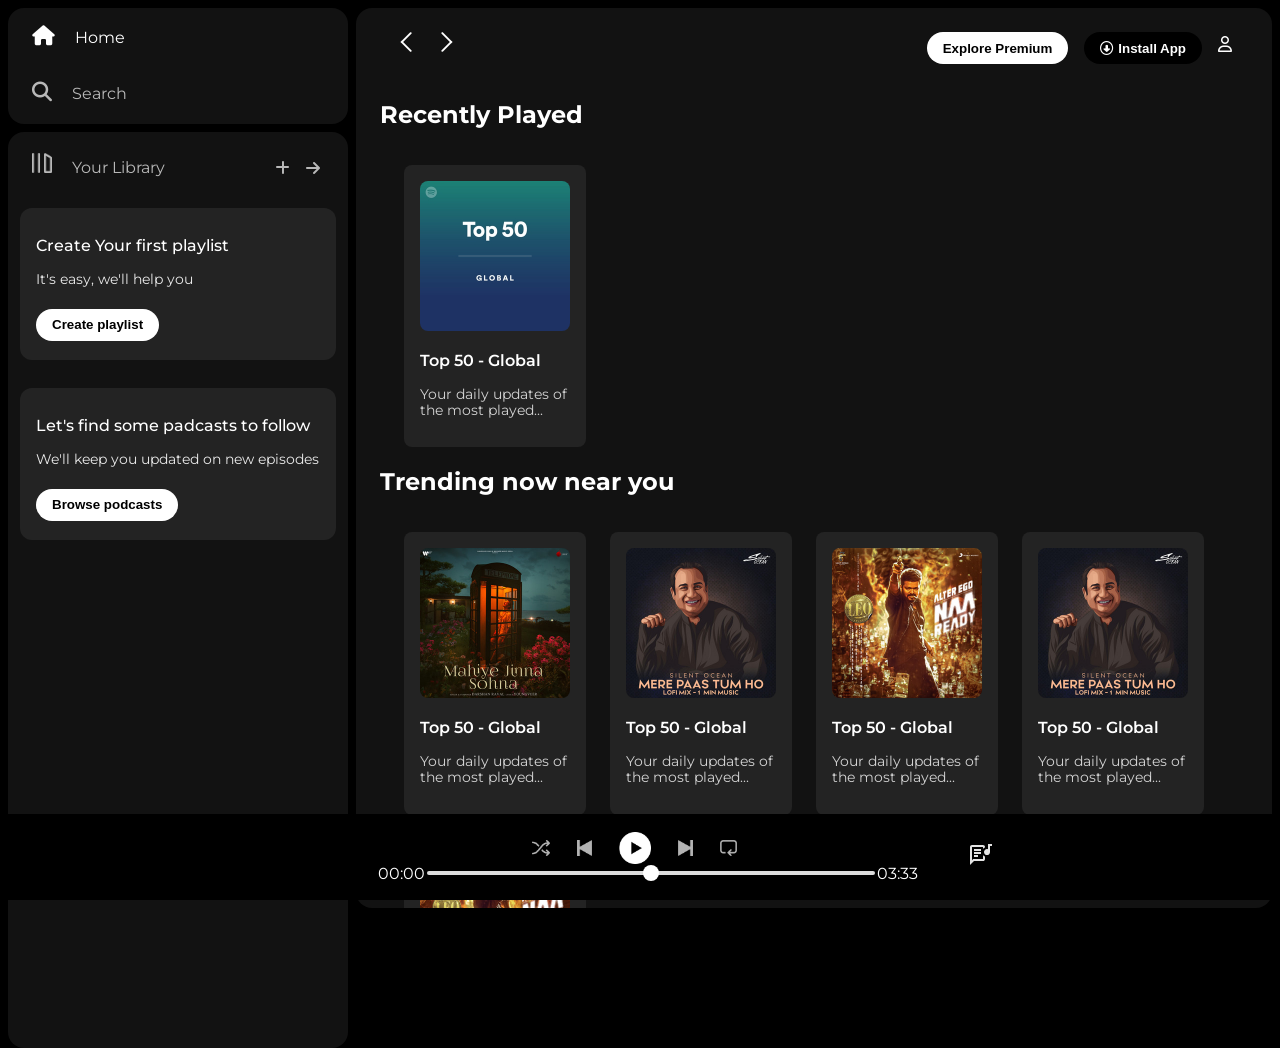
<file: index.html>
<!DOCTYPE html>
<html lang="en">
<head>
    <meta charset="UTF-8">
    <meta name="viewport" content="width=device-width, initial-scale=1.0">
    <link rel="stylesheet" href="https://cdnjs.cloudflare.com/ajax/libs/font-awesome/6.7.2/css/all.min.css" integrity="sha512-Evv84Mr4kqVGRNSgIGL/F/aIDqQb7xQ2vcrdIwxfjThSH8CSR7PBEakCr51Ck+w+/U6swU2Im1vVX0SVk9ABhg==" crossorigin="anonymous" referrerpolicy="no-referrer" />
    <link rel="icon" href="./assets/logo.png">
    <title>Spotify - Web Player: Music for everyone</title>
    <link rel="stylesheet" href="style.css"> 
    <link rel="preconnect" href="https://fonts.googleapis.com">
    <link rel="preconnect" href="https://fonts.gstatic.com" crossorigin>
    <link href="https://fonts.googleapis.com/css2?family=Libertinus+Mono&family=Montserrat:ital,wght@0,100..900;1,100..900&display=swap" rel="stylesheet">
</head>
<body>
    <div class="main">
        <div class="sidebar">
            <div class="nav">
                <div class="nav-option" style="opacity: 1">
                    <i class="fa-solid fa-house"></i>
                    <a href="#">Home</a>
                </div>
                <div class="nav-option">
                    <i class="fa-solid fa-magnifying-glass"></i>
                    <a href="#">Search</a>
                </div>
            </div>
            <div class="library">
                <div class="options">
                    <div class="lib-option nav-option">
                        <img src="./assets/library_icon.png">
                        <a href="#">Your Library</a>
                    </div>
                    <div class="icons">
                        <i class="fa-solid fa-plus"></i>
                        <i class="fa-solid fa-arrow-right"></i>
                    </div>
                </div>
                <div class="lib-box">
                    <div class="box">
                        <p class="box-p1">Create Your first playlist</p>
                        <p class="box-p2">It's easy, we'll help you</p>
                        <button class="badge">Create playlist</button>
                    </div>
                    <div class="box">
                        <p class="box-p1">Let's find some padcasts to follow</p>
                        <p class="box-p2">We'll keep you updated on new episodes</p>
                        <button class="badge">Browse podcasts</button>
                    </div>
                </div>
            </div>
        </div>
        <div class="main-contant">
        <div class="sticky-nav">
                <div class="sticky-nav-icons">
                <img src="./assets/backward_icon.png">
                <img src="./assets/forward_icon.png" class="hide">
                </div>
                <div class="sticky-nav-options">
                <button class="badge nav-item hide">Explore Premium</button>
                <button class="badge nav-item dark-badge"><i class="fa-regular fa-circle-down " style="margin-right: 5px"></i>Install App</button>
                <i class="fa-regular fa-user nav-item"></i>
                </div>
        </div>

            <h2>Recently Played</h2>
            <div class="cards-container">
                <div class="card">
                    <img src="./assets/card1img.jpeg" class="card-img">
                    <p class="card-title">Top 50 - Global</p>
                    <p class="card-info">Your daily updates of the most played...</p>
                </div>
            </div>

            <h2>Trending now near you </h2>
            <div class="cards-container">
                <div class="card">
                    <img src="./assets/card2img.jpeg" class="card-img">
                    <p class="card-title">Top 50 - Global</p>
                    <p class="card-info">Your daily updates of the most played...</p>
                </div>
                <div class="card">
                    <img src="./assets/card3img.jpeg" class="card-img">
                    <p class="card-title">Top 50 - Global</p>
                    <p class="card-info">Your daily updates of the most played...</p>
                </div>
                <div class="card">
                    <img src="./assets/card4img.jpeg" class="card-img">
                    <p class="card-title">Top 50 - Global</p>
                    <p class="card-info">Your daily updates of the most played...</p>
                </div>
                <div class="card">
                    <img src="./assets/card3img.jpeg" class="card-img">
                    <p class="card-title">Top 50 - Global</p>
                    <p class="card-info">Your daily updates of the most played...</p>
                </div>
                <div class="card">
                    <img src="./assets/card4img.jpeg" class="card-img">
                    <p class="card-title">Top 50 - Global</p>
                    <p class="card-info">Your daily updates of the most played...</p>
                </div>
            </div>

            <h2>Featured Charts</h2>
            <div class="cards-container">
                <div class="card">
                    <img src="./assets/card5img.jpeg" class="card-img">
                    <p class="card-title">Top 50 - Global</p>
                    <p class="card-info">Your daily updates of the most played...</p>
                </div>
                <div class="card">
                    <img src="./assets/card6img.jpeg" class="card-img">
                    <p class="card-title">Top Songs India</p>
                    <p class="card-info">Your daily updates of the most played...</p>
                </div>
                <div class="card">
                    <img src="./assets/card1img.jpeg" class="card-img">
                    <p class="card-title">Top 50 - Global</p>
                    <p class="card-info">Your daily updates of the most played...</p>
                </div>
            </div>
            <div class="footer">
                <div class="line"></div>
            </div>
        </div>
        <div class="music-player">
            <div class="album"></div>
            <div class="player">  
                <div class="player-controls">
                    <img src="./assets/player_icon1.png" class="player-control-icon">
                    <img src="./assets/player_icon2.png" class="player-control-icon">
                    <img src="./assets/player_icon3.png" class="player-control-icon" style="opacity: 1; height: 2rem ">
                    <img src="./assets/player_icon4.png" class="player-control-icon">
                    <img src="./assets/player_icon5.png" class="player-control-icon">
                </div>
                <div class="playback-bar">
                    <span class="curr-time">00:00</span>
                    <input type="range" min="0" max="100" class="progress-bar" step="1">
                    <span class="total-time">03:33</span>
                </div>
            </div>
            <div class="controls">
                <svg xmlns="http://www.w3.org/2000/svg" height="24px" viewBox="0 -960 960 960" width="24px" fill="#e3e3e3"><path d="M80-80v-720q0-33 23.5-56.5T160-880h440q33 0 56.5 23.5T680-800v17q-24 11-44 27t-36 36v-80H160v527l47-47h393v-160q16 20 36 36t44 27v97q0 33-23.5 56.5T600-240H240L80-80Zm160-320h160v-80H240v80Zm520-80q-50 0-85-35t-35-85q0-50 35-85t85-35q11 0 21 2t19 5v-207h160v80h-80v240q0 50-35 85t-85 35Zm-520-40h280v-80H240v80Zm0-120h280v-80H240v80Zm-80 320v-480 480Z"/></svg>
            </div>
        </div>
    </div>
</body>
</html>
</file>
<file: style.css>
body {
    font-family: 'montserrat',sans-serif;
    margin: 0;
    background-color: black;
    color: white;
    overflow: hidden;
}

.main{
    display: flex;
    height: 100vh;
    padding: 0.5rem;
}

.sidebar{
    background-color: black;
    width: 340px;
    border-radius: 1rem;
    margin-right: 0.5rem;
}

.main-contant{
    background-color: #121212;
    flex: 1;
    border-radius: 1rem;
    overflow: auto;
    padding:0 1.5rem 0 1.5rem;
}

.music-player{
    background-color: black;
    position: fixed;
    bottom: 0px;
    width: 100%;
    height: 86px;
}

a{
    text-decoration: none;
    color: white;
}
 
.nav{
    background-color: #121212;
    border-radius: 1rem;
    display: flex;
    flex-direction: column;
    justify-content: center;
    height: 100px;
    padding: 0.5rem 0.75rem;
}
 
.nav-option{
    line-height: 2.5rem;
    opacity: 0.7;
    padding: 0.5rem 0.75rem;
}

.nav-option:hover{
    opacity: 1;
}

.nav-option i {
    font-size: 1.25rem;
}

.nav-option a {
    font-size: 1rem;
    margin-left: 1rem;
}

.library{
    background-color: #121212;
    border-radius: 1rem;
    height: 100%;
    margin-top: 0.5rem;
    padding: 0.5rem 0.75rem;
    border-bottom: 1rem;
}


.options {
    display:flex;
    justify-content: space-between;
    align-items: center;
}

.lib-option img {
    height: 1.25rem;
    width: 1.25rem;
}

.icons{
    font-size: 1.25;
    display: flex;
}

.icons i {
    opacity: 0.7;
    margin-right: 1rem;
}

.icons i:hover{
    opacity: 1;
}

.box{
    background-color: #232323;
    height:8rem;
    border-radius: 0.75rem;
    margin: 0.75rem 0 1.75rem 0;
    padding: 0.75rem 1rem;
}

.box-p1{
    font-size: 1rem;
    font-weight: 500 ;
}

.box-p2{
    font-size: 0.85rem;
    opacity: 0.9;
}

.badge{
    background-color: #fff;
    border:none;
    border-radius: 100px;
    padding:0.25rem 1rem;
    font-weight: 700;
    margin-top: 0.5rem;
    height: 2rem;
    width:fit-content;
}

.dark-badge{
    background-color: #000;
    color:#fff;
}

.sticky-nav{
    position: sticky;
    top:0;
    background-color: #121212;
    display:flex;
    justify-content: space-between;
    align-items: center;
    padding:1rem 0 1rem 0; 
    z-index: 10;
}
 
.sticky-nav-icons img{
    margin-left: 0.85rem;
}

.sticky-nav-options {
    display:flex;
    justify-content: center;
    align-items:center;
}

.nav-item {
    margin-right: 1rem;
}

@media (max-width: 1000px){
    .hide{
        display:none;
    }
}

.card{
    background-color: #232323;
    width: 150px;
    border-radius: 0.5rem;
    padding:1rem;
    margin-left: 1.5rem;
    margin-top: 1rem;
}

.cards-container{
    display: flex;
    flex-wrap: wrap;
}

.card-img{
    width:100%;
    border-radius: 0.5rem;
}

.card-title{
    font-weight: 600 ;
}

.card-info{
    font-size: 0.85rem;
    opacity:0.8;
}

.footer{
    height:300px;
    display:flex; 
    align-items: center;
    justify-content: center;
}

.line{ 
    width:90%; 
    height:50%;  
    border-top:1px solid white;    
    opacity:0.4;
} 

.music-player{
    display:flex;
    justify-content: space-between;
    align-items: center;
}

.album{
    width:25%;
}

.player{
    width:50%;
}

.controls{
    width:25%;
}

.player-controls{
    display:flex;
    justify-content: center;
    align-items: center;
}

.player-control-icon{
    height:1rem;
    margin-right: 1.7rem;
    opacity:0.7;
}

.player-control-icon hover{
    opacity:1;
}

.playback-bar{
    display:flex;
    justify-content: center;
    align-items: center;
}

.progress-bar{
    width: 70%;
    appearance: none;
    background-color: transparent;
    cursor: pointer;
}

.progress-bar::-webkit-slider-runnable-track{
    background-color: #ddd;
    border-radius: 100px ;
    height: 0.2rem;
}

.progress-bar::-webkit-slider-thumb{
    appearance: none;
    height:1rem;
    width:1rem;
    background-color: white;
    border-radius: 50%;
    margin-top: -6px;
}
</file>
